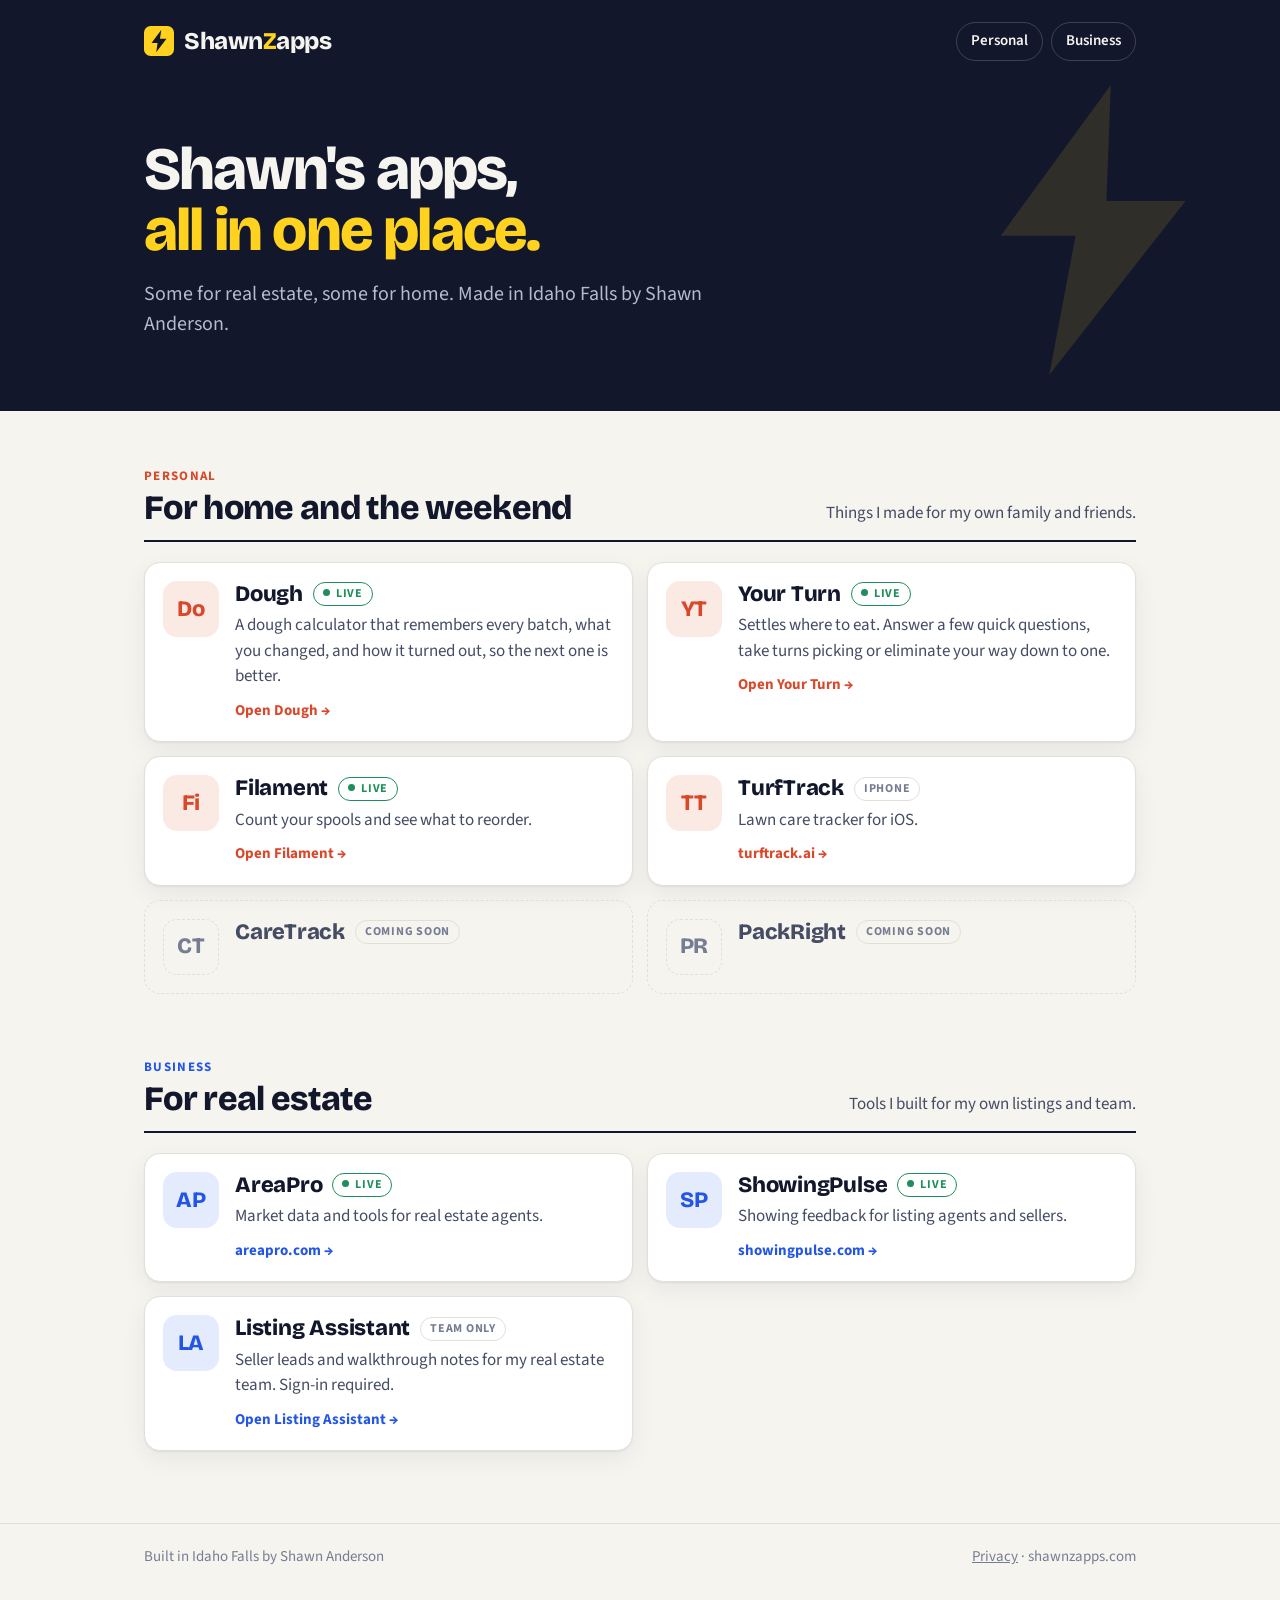
<file: index.html>
<!doctype html>
<html lang="en">
<head>
<meta charset="utf-8">
<meta name="viewport" content="width=device-width, initial-scale=1">
<meta name="description" content="ShawnZapps: apps by Shawn Anderson in Idaho Falls, Idaho. Some for home, some for real estate.">
<title>ShawnZapps</title>
<link rel="icon" href="data:image/svg+xml,%3Csvg xmlns='http://www.w3.org/2000/svg' viewBox='0 0 64 64'%3E%3Crect width='64' height='64' rx='14' fill='%2312172B'/%3E%3Cpath d='M37 8 16 36h13l-3 20 22-29H34z' fill='%23FFD21F'/%3E%3C/svg%3E">
<link rel="preconnect" href="https://fonts.googleapis.com">
<link rel="preconnect" href="https://fonts.gstatic.com" crossorigin>
<link rel="stylesheet" href="https://fonts.googleapis.com/css2?family=Bricolage+Grotesque:opsz,wght@12..96,600;12..96,800&family=Source+Sans+3:wght@400;600;700&display=swap">
<style>
:root{
  color-scheme:light dark;
  --bg:#F5F4EF;--paper:#FFFFFF;--ink:#12172B;--ink-2:#454C63;--ink-3:#767D93;--line:#E1E0D8;
  --hero:#12172B;--hero-ink:#F5F4EF;--hero-ink-2:#B4BAD0;
  --zap:#FFD21F;--zap-ink:#12172B;
  --home:#D9482B;--home-soft:#FBE9E3;
  --work:#2456E6;--work-soft:#E4EBFD;
  --live:#1E8E5A;
  --shadow:0 1px 2px rgba(18,23,43,.06),0 8px 24px rgba(18,23,43,.06);
}
@media (prefers-color-scheme:dark){:root:not([data-theme="light"]){
  --bg:#0C0F1C;--paper:#151A2E;--ink:#EEF0F7;--ink-2:#B4BAD0;--ink-3:#8088A2;--line:#262D47;
  --hero:#151A2E;
  --home:#FF7A5C;--home-soft:#3A1E1A;
  --work:#7C9DFF;--work-soft:#1B2650;
  --live:#4FD093;
  --shadow:0 1px 2px rgba(0,0,0,.3),0 8px 24px rgba(0,0,0,.25);
}}
:root[data-theme="dark"]{
  --bg:#0C0F1C;--paper:#151A2E;--ink:#EEF0F7;--ink-2:#B4BAD0;--ink-3:#8088A2;--line:#262D47;
  --hero:#151A2E;
  --home:#FF7A5C;--home-soft:#3A1E1A;
  --work:#7C9DFF;--work-soft:#1B2650;
  --live:#4FD093;
  --shadow:0 1px 2px rgba(0,0,0,.3),0 8px 24px rgba(0,0,0,.25);
}
*{box-sizing:border-box}
html{scroll-behavior:smooth}
body{margin:0;background:var(--bg);color:var(--ink);font-family:"Source Sans 3",system-ui,sans-serif;font-size:17px;line-height:1.5;-webkit-font-smoothing:antialiased}
a{color:inherit}
.wrap{max-width:1040px;margin:0 auto;padding:0 24px}

/* hero */
.hero{background:var(--hero);color:var(--hero-ink);position:relative;overflow:hidden}
.hero::after{content:"";position:absolute;right:6%;bottom:36px;width:220px;height:290px;opacity:.12;pointer-events:none;
  background:var(--zap);clip-path:polygon(58% 0,8% 52%,42% 52%,30% 100%,92% 40%,56% 40%)}
.top{display:flex;align-items:center;justify-content:space-between;padding-top:22px;padding-bottom:22px;position:relative;z-index:1}
.mark{display:flex;align-items:center;gap:10px;text-decoration:none;font-family:"Bricolage Grotesque",system-ui,sans-serif;font-weight:800;font-size:24px;letter-spacing:-.02em}
.mark svg{width:30px;height:30px;flex:none}
.mark b{color:var(--zap);font-weight:800}
.jump{display:flex;gap:8px}
.jump a{text-decoration:none;font-weight:600;font-size:15px;padding:7px 14px;border-radius:999px;border:1px solid rgba(255,255,255,.18);color:var(--hero-ink)}
.jump a:hover,.jump a:focus-visible{background:var(--zap);border-color:var(--zap);color:var(--zap-ink)}
.pitch{padding:56px 0 72px;position:relative;z-index:1;max-width:720px}
.pitch h1{font-family:"Bricolage Grotesque",system-ui,sans-serif;font-weight:800;font-size:60px;line-height:1.02;letter-spacing:-.03em;margin:0 0 18px}
.pitch h1 em{font-style:normal;color:var(--zap)}
.pitch p{font-size:20px;color:var(--hero-ink-2);margin:0;max-width:600px}

/* sections */
section{padding:56px 0 8px;scroll-margin-top:8px}
.head{display:flex;align-items:flex-end;justify-content:space-between;gap:16px;margin-bottom:20px;padding-bottom:14px;border-bottom:2px solid var(--ink)}
.eyebrow{font-size:13px;font-weight:700;letter-spacing:.1em;text-transform:uppercase;margin:0 0 4px}
.home .eyebrow{color:var(--home)}
.work .eyebrow{color:var(--work)}
.head h2{font-family:"Bricolage Grotesque",system-ui,sans-serif;font-weight:800;font-size:34px;line-height:1.05;letter-spacing:-.02em;margin:0}
.head>p{margin:0;color:var(--ink-2);max-width:380px;text-align:right}
.grid li{min-width:0}
.grid{display:grid;grid-template-columns:repeat(2,1fr);gap:14px;list-style:none;margin:0;padding:0}
.app{display:flex;gap:16px;align-items:flex-start;background:var(--paper);border:1px solid var(--line);border-radius:16px;padding:18px;text-decoration:none;height:100%;box-shadow:var(--shadow);transition:transform .15s ease,border-color .15s ease}
a.app:hover,a.app:focus-visible{transform:translateY(-2px);border-color:var(--tint)}
a.app:focus-visible{outline:3px solid var(--tint);outline-offset:2px}
.home .app{--tint:var(--home);--soft:var(--home-soft)}
.work .app{--tint:var(--work);--soft:var(--work-soft)}
.tile{flex:none;width:56px;height:56px;border-radius:14px;background:var(--soft);color:var(--tint);display:grid;place-items:center;font-family:"Bricolage Grotesque",system-ui,sans-serif;font-weight:800;font-size:22px;letter-spacing:-.02em}
.body{min-width:0;flex:1}
.row{display:flex;align-items:center;gap:10px;flex-wrap:wrap}
.name{font-family:"Bricolage Grotesque",system-ui,sans-serif;font-weight:800;font-size:22px;letter-spacing:-.01em;line-height:1.2}
.chip{font-size:12px;font-weight:700;letter-spacing:.06em;text-transform:uppercase;padding:2px 9px;border-radius:999px;border:1px solid var(--line);color:var(--ink-3);white-space:nowrap}
.chip.live{color:var(--live);border-color:currentColor}
.chip.live::before{content:"";display:inline-block;width:7px;height:7px;border-radius:50%;background:currentColor;margin-right:6px;vertical-align:1px}
.app p{margin:6px 0 0;color:var(--ink-2)}
.go{display:inline-block;margin-top:10px;font-weight:700;font-size:15px;color:var(--tint)}
a.app:hover .go span{margin-left:4px}
.go span{transition:margin .15s ease}
.app.soon{box-shadow:none;background:transparent;border-style:dashed}
.app.soon .tile{background:transparent;border:1px dashed var(--line);color:var(--ink-3)}
.app.soon .name{color:var(--ink-2)}

footer{margin-top:64px;border-top:1px solid var(--line);padding:22px 0 40px;color:var(--ink-3);font-size:15px}
footer .wrap{display:flex;justify-content:space-between;gap:12px;flex-wrap:wrap}

@media (max-width:760px){
  .pitch{padding:36px 0 48px}
  .hero::after{display:none}
  .pitch h1{font-size:40px}
  .pitch p{font-size:18px}
  .grid{grid-template-columns:1fr}
  .head{display:block}
  .head>p{text-align:left;margin-top:8px;max-width:none}
  .head h2{font-size:28px}
  section{padding-top:40px}
}
@media (max-width:420px){
  .wrap{padding:0 16px}
  .jump a{padding:6px 11px;font-size:14px}
  .mark{font-size:21px}
}
@media (prefers-reduced-motion:reduce){html{scroll-behavior:auto}.app,.go span{transition:none}}
</style>
</head>
<body>

<header class="hero">
  <div class="wrap top">
    <a class="mark" href="/" aria-label="ShawnZapps home">
      <svg viewBox="0 0 64 64" aria-hidden="true"><rect width="64" height="64" rx="14" fill="#FFD21F"/><path d="M37 8 16 36h13l-3 20 22-29H34z" fill="#12172B"/></svg>
      <span>Shawn<b>Z</b>apps</span>
    </a>
    <nav class="jump" aria-label="Sections">
      <a href="#personal">Personal</a>
      <a href="#business">Business</a>
    </nav>
  </div>
  <div class="wrap">
    <div class="pitch">
      <h1>Shawn's apps,<br><em>all in one place.</em></h1>
      <p>Some for real estate, some for home. Made in Idaho Falls by Shawn Anderson.</p>
    </div>
  </div>
</header>

<main class="wrap">

  <section id="personal" class="home">
    <div class="head">
      <div>
        <p class="eyebrow">Personal</p>
        <h2>For home and the weekend</h2>
      </div>
      <p>Things I made for my own family and friends.</p>
    </div>
    <ul class="grid">
      <li>
        <a class="app" href="/dough/">
          <div class="tile" aria-hidden="true">Do</div>
          <div class="body">
            <div class="row"><span class="name">Dough</span><span class="chip live">Live</span></div>
            <p>A dough calculator that remembers every batch, what you changed, and how it turned out, so the next one is better.</p>
            <span class="go">Open Dough <span>→</span></span>
          </div>
        </a>
      </li>
      <li>
        <a class="app" href="/yourturn/">
          <div class="tile" aria-hidden="true">YT</div>
          <div class="body">
            <div class="row"><span class="name">Your Turn</span><span class="chip live">Live</span></div>
            <p>Settles where to eat. Answer a few quick questions, take turns picking or eliminate your way down to one.</p>
            <span class="go">Open Your Turn <span>→</span></span>
          </div>
        </a>
      </li>
      <li>
        <a class="app" href="/filamentinventory/">
          <div class="tile" aria-hidden="true">Fi</div>
          <div class="body">
            <div class="row"><span class="name">Filament</span><span class="chip live">Live</span></div>
            <p>Count your spools and see what to reorder.</p>
            <span class="go">Open Filament <span>→</span></span>
          </div>
        </a>
      </li>
      <li>
        <a class="app" href="https://turftrack.ai">
          <div class="tile" aria-hidden="true">TT</div>
          <div class="body">
            <div class="row"><span class="name">TurfTrack</span><span class="chip">iPhone</span></div>
            <p>Lawn care tracker for iOS.</p>
            <span class="go">turftrack.ai <span>→</span></span>
          </div>
        </a>
      </li>
      <li>
        <div class="app soon">
          <div class="tile" aria-hidden="true">CT</div>
          <div class="body">
            <div class="row"><span class="name">CareTrack</span><span class="chip">Coming soon</span></div>
          </div>
        </div>
      </li>
      <li>
        <div class="app soon">
          <div class="tile" aria-hidden="true">PR</div>
          <div class="body">
            <div class="row"><span class="name">PackRight</span><span class="chip">Coming soon</span></div>
          </div>
        </div>
      </li>
    </ul>
  </section>

  <section id="business" class="work">
    <div class="head">
      <div>
        <p class="eyebrow">Business</p>
        <h2>For real estate</h2>
      </div>
      <p>Tools I built for my own listings and team.</p>
    </div>
    <ul class="grid">
      <li>
        <a class="app" href="https://areapro.com">
          <div class="tile" aria-hidden="true">AP</div>
          <div class="body">
            <div class="row"><span class="name">AreaPro</span><span class="chip live">Live</span></div>
            <p>Market data and tools for real estate agents.</p>
            <span class="go">areapro.com <span>→</span></span>
          </div>
        </a>
      </li>
      <li>
        <a class="app" href="https://showingpulse.com">
          <div class="tile" aria-hidden="true">SP</div>
          <div class="body">
            <div class="row"><span class="name">ShowingPulse</span><span class="chip live">Live</span></div>
            <p>Showing feedback for listing agents and sellers.</p>
            <span class="go">showingpulse.com <span>→</span></span>
          </div>
        </a>
      </li>
      <li>
        <a class="app" href="/listingassistant/">
          <div class="tile" aria-hidden="true">LA</div>
          <div class="body">
            <div class="row"><span class="name">Listing Assistant</span><span class="chip">Team only</span></div>
            <p>Seller leads and walkthrough notes for my real estate team. Sign-in required.</p>
            <span class="go">Open Listing Assistant <span>→</span></span>
          </div>
        </a>
      </li>
    </ul>
  </section>

</main>

<footer>
  <div class="wrap">
    <span>Built in Idaho Falls by Shawn Anderson</span>
    <span><a href="/privacy/">Privacy</a> · shawnzapps.com</span>
  </div>
</footer>

</body>
</html>
</file>
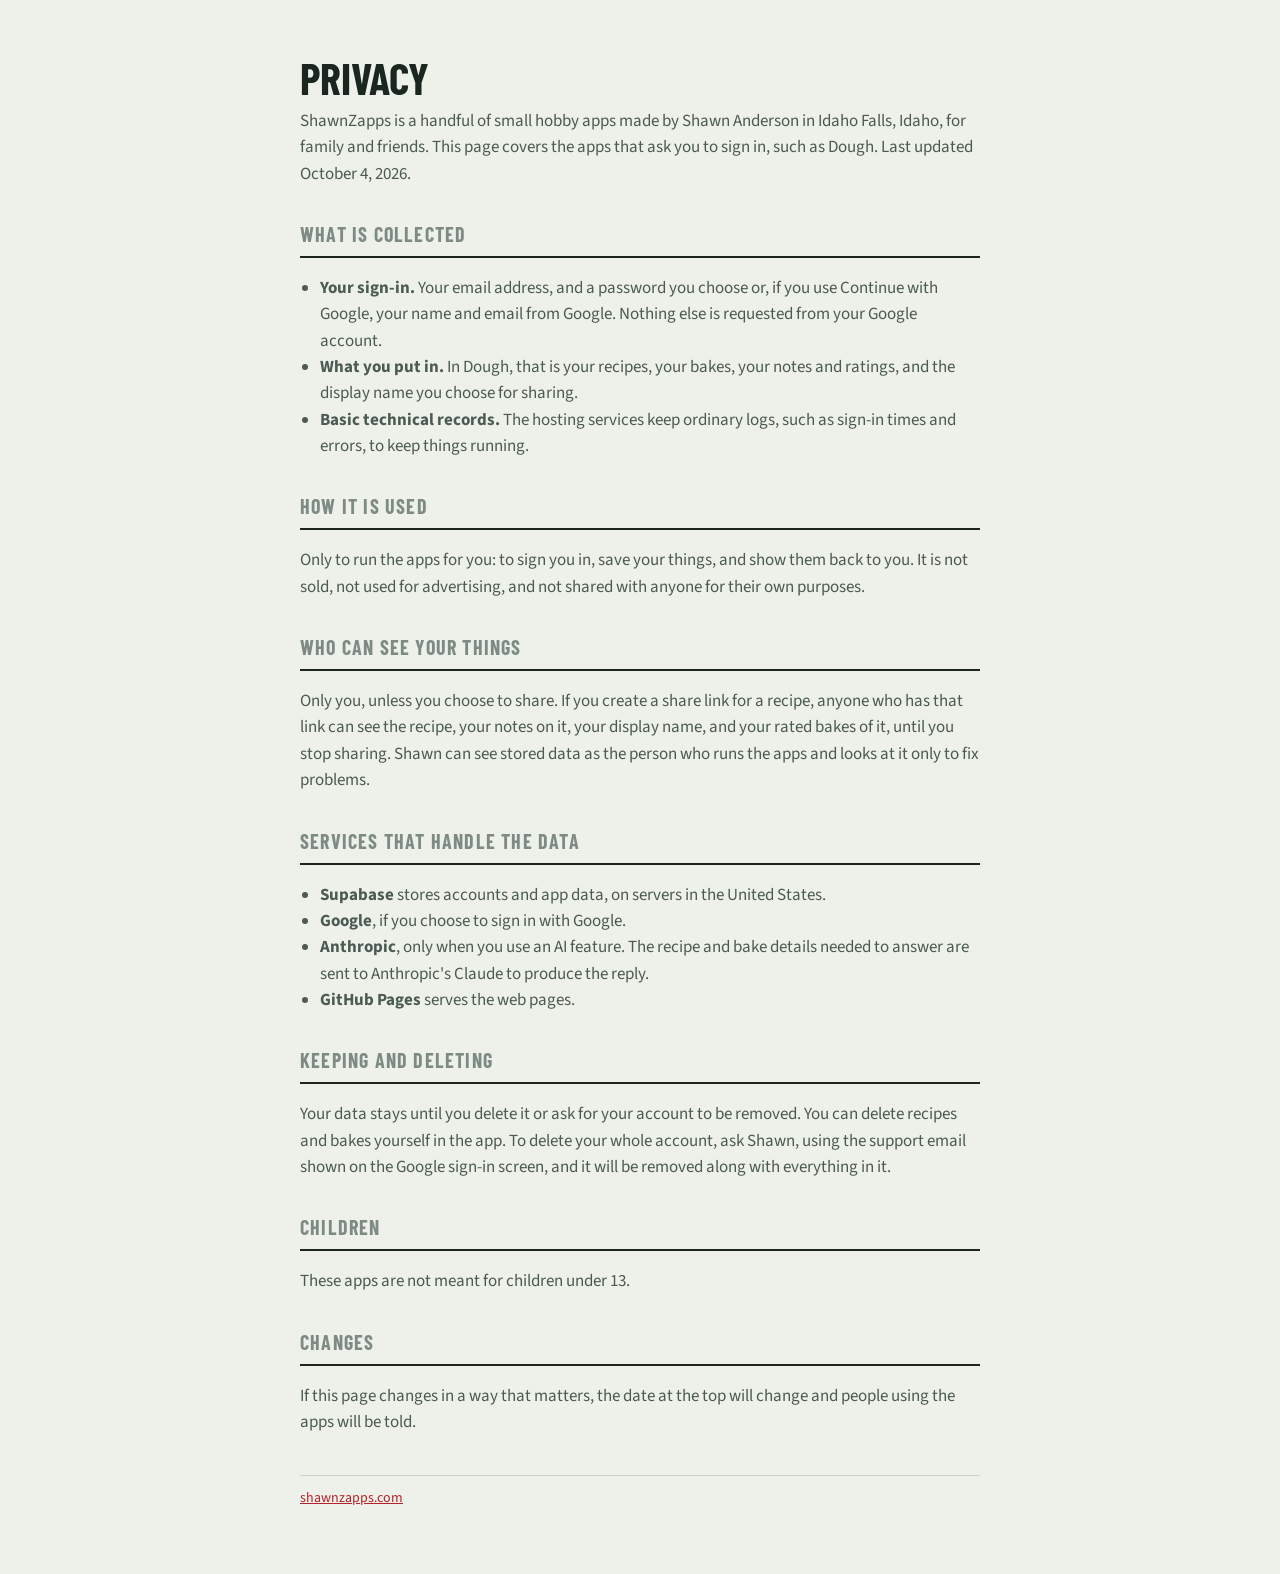
<file: privacy/index.html>
<!doctype html>
<html lang="en">
<head>
<meta charset="utf-8">
<meta name="viewport" content="width=device-width, initial-scale=1">
<meta name="description" content="Privacy policy for ShawnZapps, Shawn Anderson's small apps.">
<title>Privacy · ShawnZapps</title>
<link rel="stylesheet" href="https://fonts.googleapis.com/css2?family=Barlow+Condensed:wght@600;700&family=Source+Sans+3:wght@400;600&display=swap">
<style>
:root{color-scheme:light dark;--bg:#EEF0EA;--paper:#F7F8F4;--ink:#1B2620;--ink-2:#4B5A52;--ink-3:#7E8B84;--line:#CBD3CB;--red:#B4232C}
@media (prefers-color-scheme:dark){:root{--bg:#131917;--paper:#1B2320;--ink:#E8ECE6;--ink-2:#B3BDB6;--ink-3:#7F8B84;--line:#33403A;--red:#E1555E}}
*{box-sizing:border-box}
body{margin:0;background:var(--bg);color:var(--ink);font-family:"Source Sans 3",system-ui,sans-serif;font-size:17px;line-height:1.55}
.wrap{max-width:720px;margin:0 auto;padding:56px 20px 64px}
h1{font-family:"Barlow Condensed","Arial Narrow",sans-serif;font-weight:700;font-size:44px;line-height:1;text-transform:uppercase;margin:0 0 8px}
.sub{color:var(--ink-2);margin:0 0 32px}
h2{font-family:"Barlow Condensed",sans-serif;font-size:20px;text-transform:uppercase;letter-spacing:.06em;color:var(--ink-3);margin:32px 0 10px;border-bottom:2px solid var(--ink);padding-bottom:6px}
p,li{color:var(--ink-2)}
ul{padding-left:20px}
a{color:var(--red)}
.foot{font-size:14px;color:var(--ink-3);border-top:1px solid var(--line);padding-top:12px;margin-top:40px}
</style>
</head>
<body>
<div class="wrap">
  <h1>Privacy</h1>
  <p class="sub">ShawnZapps is a handful of small hobby apps made by Shawn Anderson in Idaho Falls, Idaho, for family and friends. This page covers the apps that ask you to sign in, such as Dough. Last updated October 4, 2026.</p>

  <h2>What is collected</h2>
  <ul>
    <li><strong>Your sign-in.</strong> Your email address, and a password you choose or, if you use Continue with Google, your name and email from Google. Nothing else is requested from your Google account.</li>
    <li><strong>What you put in.</strong> In Dough, that is your recipes, your bakes, your notes and ratings, and the display name you choose for sharing.</li>
    <li><strong>Basic technical records.</strong> The hosting services keep ordinary logs, such as sign-in times and errors, to keep things running.</li>
  </ul>

  <h2>How it is used</h2>
  <p>Only to run the apps for you: to sign you in, save your things, and show them back to you. It is not sold, not used for advertising, and not shared with anyone for their own purposes.</p>

  <h2>Who can see your things</h2>
  <p>Only you, unless you choose to share. If you create a share link for a recipe, anyone who has that link can see the recipe, your notes on it, your display name, and your rated bakes of it, until you stop sharing. Shawn can see stored data as the person who runs the apps and looks at it only to fix problems.</p>

  <h2>Services that handle the data</h2>
  <ul>
    <li><strong>Supabase</strong> stores accounts and app data, on servers in the United States.</li>
    <li><strong>Google</strong>, if you choose to sign in with Google.</li>
    <li><strong>Anthropic</strong>, only when you use an AI feature. The recipe and bake details needed to answer are sent to Anthropic's Claude to produce the reply.</li>
    <li><strong>GitHub Pages</strong> serves the web pages.</li>
  </ul>

  <h2>Keeping and deleting</h2>
  <p>Your data stays until you delete it or ask for your account to be removed. You can delete recipes and bakes yourself in the app. To delete your whole account, ask Shawn, using the support email shown on the Google sign-in screen, and it will be removed along with everything in it.</p>

  <h2>Children</h2>
  <p>These apps are not meant for children under 13.</p>

  <h2>Changes</h2>
  <p>If this page changes in a way that matters, the date at the top will change and people using the apps will be told.</p>

  <div class="foot"><a href="/">shawnzapps.com</a></div>
</div>
</body>
</html>
</file>
